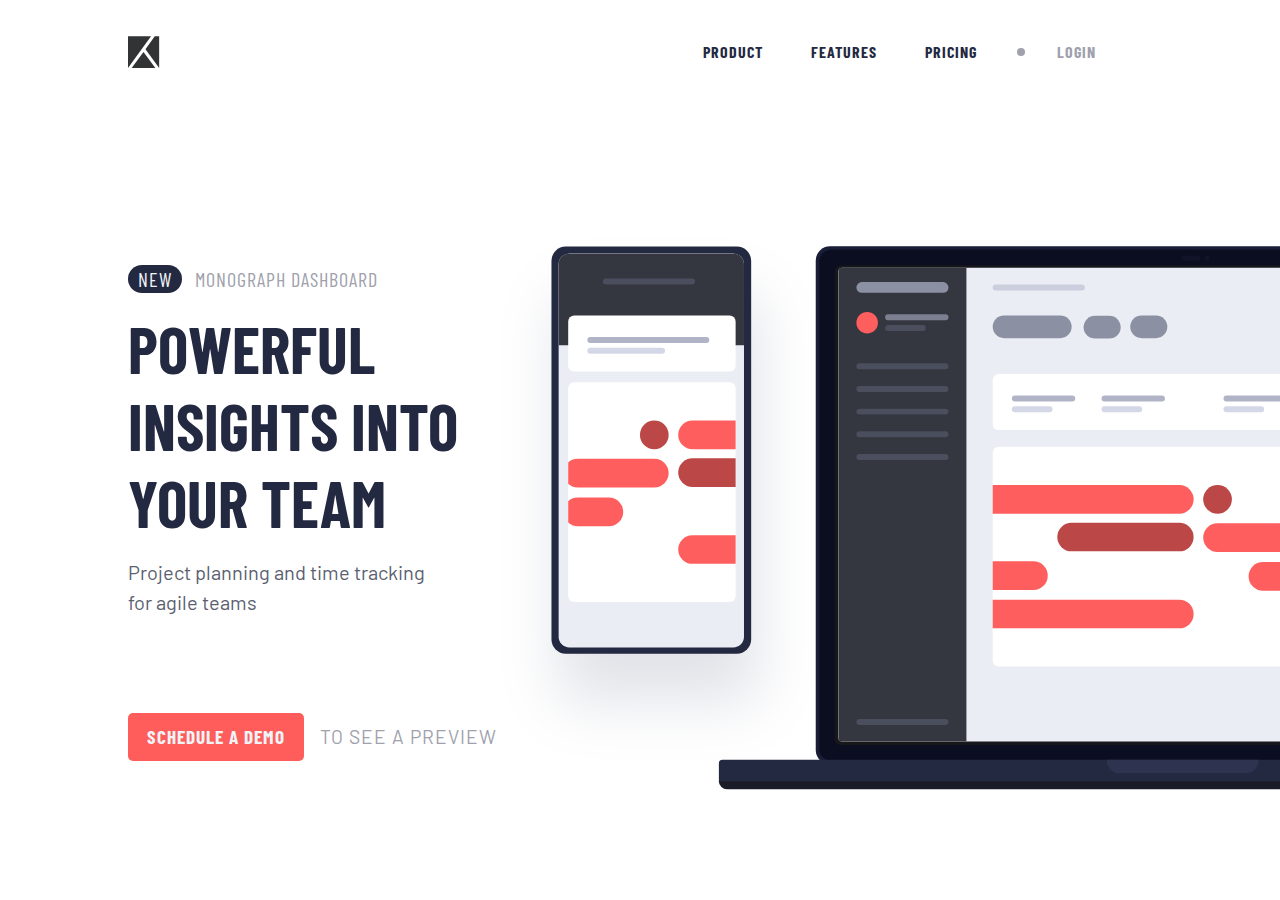
<file: public/index.html>
<!DOCTYPE html>
<html lang="en">
<head>
  <meta charset="UTF-8">
  <meta name="viewport" content="width=device-width, initial-scale=1.0"> 
  <link rel="preconnect" href="https://fonts.googleapis.com">
  <link rel="preconnect" href="https://fonts.gstatic.com" crossorigin>
  <link href="https://fonts.googleapis.com/css2?family=Barlow&family=Barlow+Condensed:wght@400;700&display=swap" rel="stylesheet">
  <title>Project tracking intro component</title>
  <link rel="stylesheet" href="css/index.css">
  <script src="app.js" defer></script>
</head>
<body>
  <header>
    <a href="#" class="logoLink" aria-label="Home page">
      <img src="assets/images/logo.svg" alt="">
    </a>
    <nav>
      <ul class="navList hidden" aria-expanded="false">
        <li><a href="#">Product</a></li>
        <li><a href="#">Features</a></li>
        <li><a href="#">Pricing</a></li>
        <li><a href="#">Login</a></li>
      </ul>
      <button class="hamburgerButton" aria-label="Menu">
        <img class="hamburgerIcon" src="assets/images/icon-hamburger.svg" alt="">
      </button>
    </nav>
  </header>
  <main>
    <section class="heroSection">
      <div class="heroText">
        <h2><span class="accentSpan">New</span> Monograph Dashboard</h2>
        <h1>Powerful insights into your team</h1>
        <p>Project planning and time tracking for agile teams</p>
        <div class="heroButtons">
          <a href="#">Schedule a demo</a>
          <p>to see a preview</p>
        </div>
      </div>
      <img class="heroImage" src="assets/images/illustration-devices.svg" alt="">
    </section>
  </main>
</body>
</html>
</file>
<file: public/css/index.css>
*,:after,:before{box-sizing:border-box}blockquote,body,dd,dl,figure,h1,h2,h3,h4,p{margin:0}ol[role=list],ul[role=list]{list-style:none}html:focus-within{scroll-behavior:smooth}body{line-height:1.5;min-height:100vh;text-rendering:optimizeSpeed}a:not([class]){-webkit-text-decoration-skip:ink;text-decoration-skip-ink:auto}img,picture{display:block;max-width:100%}button,input,select,textarea{font:inherit}@media (prefers-reduced-motion:reduce){html:focus-within{scroll-behavior:auto}*,:after,:before{animation-duration:.01ms!important;animation-iteration-count:1!important;scroll-behavior:auto!important;transition-duration:.01ms!important}}header{display:flex;flex-direction:row;justify-content:space-between;margin-inline:5vw;padding-block:1.5rem}.navList{-webkit-padding-after:0;background-color:#fff;box-shadow:0 0 20px 0 rgba(0,0,0,.7);display:flex;flex-direction:column;left:5vw;list-style:none;padding:2rem;padding-block-end:0;position:absolute;right:5vw;top:15vh;transition:.5s ease-in-out}.navList li{display:flex;justify-content:center;padding-block:.375em;width:100%}.navList li a{color:#242942;font-family:Barlow Condensed,sans-serif;font-size:clamp(1rem,5vw,1.5rem);font-weight:700;letter-spacing:1px;margin-inline:auto;text-decoration:none;text-transform:uppercase}.navList li a:focus,.navList li a:hover{cursor:pointer;text-decoration:underline}.navList li:last-of-type{-webkit-margin-before:1rem;border-top:1px solid hsla(235,7%,65%,.5);margin-block-start:1rem;padding-block:1rem}.navList li:last-of-type a{color:#a0a1ac}.hamburgerButton{background-color:transparent;border:0}.hidden{transform:translateY(-100vh);transition:.5s ease-in-out}.heroSection{display:flex;flex-direction:column-reverse;max-width:100vw;overflow-x:hidden;padding-bottom:5rem}.heroText{display:flex;flex-direction:column;gap:1rem;margin-inline:5vw}.heroText h2{color:#a0a1ac;font-family:Barlow Condensed,sans-serif;font-size:clamp(1.25rem,5vw,2.5rem);font-weight:400;letter-spacing:1px;text-transform:uppercase}.heroText h2 .accentSpan{background-color:#242942;border-radius:100vw;color:#eef3f6;margin-inline:.5rem;padding:.1em .5em}.heroText h1{color:#242942;font-family:Barlow Condensed,sans-serif;font-size:clamp(2rem,12vw,4rem);line-height:normal;text-transform:uppercase}.heroText p{color:#5b5f71;font-family:Barlow,sans-serif;font-size:clamp(1.25rem,5vw,2.5rem)}.heroText .heroButtons{align-items:baseline;display:flex;flex-direction:row;font-family:Barlow Condensed,sans-serif}.heroText .heroButtons a,.heroText .heroButtons p{border:0;font-size:clamp(.75rem,4vw,2rem);font-weight:700;letter-spacing:1px;text-transform:uppercase}.heroText .heroButtons a{background-color:#ff5c5c;border-radius:5px;color:#eef3f6;padding:.5em 2em;text-decoration:none}.heroText .heroButtons a:focus,.heroText .heroButtons a:hover{cursor:pointer;opacity:.7}.heroText .heroButtons p{background-color:transparent;color:#a0a1ac;font-weight:400;margin-left:1rem}.heroImage{-webkit-padding-after:3rem;-webkit-padding-before:1.5rem;max-width:none;-o-object-fit:contain;object-fit:contain;overflow:hidden;padding-block-end:3rem;padding-block-start:1.5rem;width:150vw}@media only screen and (min-width:550px) and (max-width:1023px){.heroText{margin-inline:auto;max-width:700px;width:90vw}.heroText h1{font-size:clamp(2rem,8vw,3.5rem);max-width:20ch}.heroText h2,.heroText p{font-size:clamp(1rem,4vw,2rem)}.heroText p{max-width:30ch}.heroText .heroButtons a,.heroText .heroButtons p{font-size:clamp(1rem,3.5vw,1.5rem)}.heroImage{margin-inline:auto;max-width:700px;width:90vw}.navList{left:calc(50vw - 200px);max-width:400px}}@media only screen and (min-width:1024px){header{margin-inline:10vw}.navList{background-color:transparent;box-shadow:none;display:flex;flex-direction:row;left:0;padding-top:0;position:relative;right:0;top:0}.navList li{padding-block:0;padding-inline:1.5rem}.navList li a{font-size:clamp(1rem,1.25vw,1.5rem)}.navList li:last-of-type{-webkit-margin-before:0;border-top:0;margin-block-start:0;margin-left:2rem;padding-block:0;position:relative}.navList li:last-of-type:before{aspect-ratio:1;background-color:#a0a1ac;border-radius:50%;content:"";left:-1rem;position:absolute;top:calc(50% - .25rem);width:.5rem}.logoLink{align-items:center;display:flex}.logoLink img{margin-block:auto}.hamburgerButton{display:none}.hidden{transform:none}.heroSection{flex-basis:50%;flex-direction:row;overflow:hidden}.heroText{display:flex;flex-direction:column;flex-grow:1;gap:1rem;justify-content:left;margin-inline:0;margin-left:10vw;padding-top:10rem;width:100%}.heroText h2{font-size:clamp(1.25rem,1.25vw,1.75rem)}.heroText h2 .accentSpan{-webkit-margin-start:0;margin-inline-start:0}.heroText h1{font-size:clamp(2.5rem,5vw,4rem)}.heroText p{font-size:clamp(1.25rem,1.25vw,1.75rem);max-width:28ch}.heroText .heroButtons{padding-top:5rem}.heroText .heroButtons a,.heroText .heroButtons p{font-size:clamp(.75rem,1.5vw,1.75rem)}.heroText .heroButtons a{padding:.5em 1em}.heroImage{-o-object-fit:contain;object-fit:contain;overflow:hidden;padding:5rem 0 0 10rem;transform:scale(2)}}@media only screen and (min-width:1440px){.heroText{display:flex;flex-direction:column;flex-grow:1;gap:1rem;justify-content:left;margin-inline:0;margin-left:10vw;padding-top:10rem;width:100%}.heroText h2{font-size:clamp(1.25rem,1.25vw,1.75rem)}.heroText h2 .accentSpan{-webkit-margin-start:0;margin-inline-start:0}.heroText h1{font-size:clamp(2.5rem,4vw,4rem);max-width:18ch}.heroText p{font-size:clamp(1.25rem,1.25vw,1.75rem);max-width:28ch}.heroText .heroButtons{padding-top:5rem}.heroText .heroButtons a,.heroText .heroButtons p{font-size:clamp(1.25rem,1.25vw,1.75rem)}.heroImage{padding-left:10rem;padding-top:10rem;transform:scale(1.45)}}@media only screen and (min-width:1920px){.heroImage{transform:scale(1.25)}}
</file>
